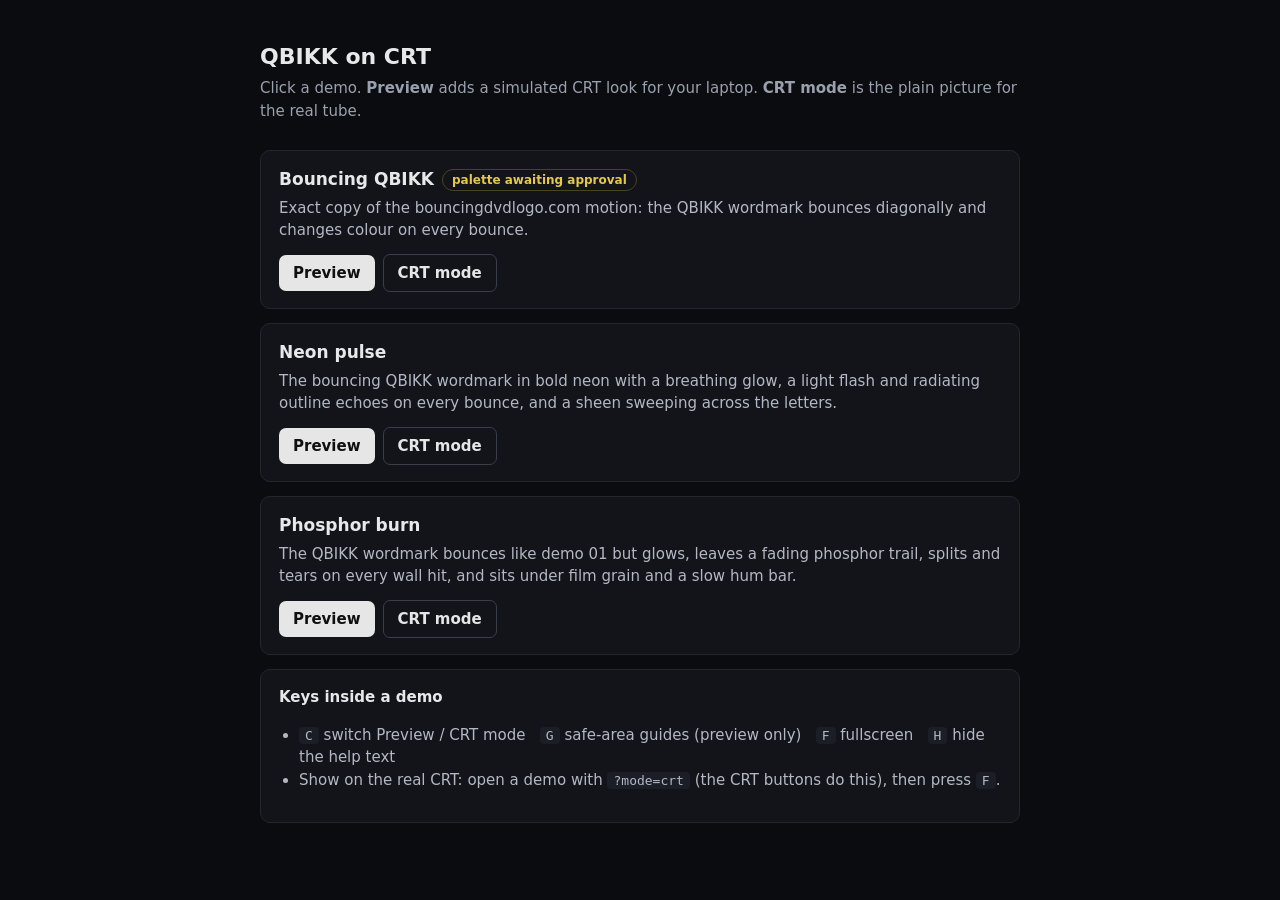
<file: crt/index.html>
<!doctype html>
<html lang="en"><head><meta charset="utf-8"><title>QBIKK CRT demos</title>
<meta name="viewport" content="width=device-width,initial-scale=1">
<style>
  body{margin:0;background:#0b0c10;color:#e8e8ea;font:15px/1.5 system-ui,sans-serif}
  main{max-width:760px;margin:0 auto;padding:40px 20px}
  h1{font-size:22px;margin:0 0 4px}.sub{color:#9aa0ae;margin:0 0 28px}
  .card{border:1px solid #23262f;border-radius:10px;padding:16px 18px;margin:0 0 14px;background:#12141a}
  .card h2{margin:0 0 4px;font-size:17px}.card p{margin:0 0 12px;color:#b4b8c4}
  .tag{display:inline-block;font-size:12px;color:#e6c84a;border:1px solid #4a4220;border-radius:99px;padding:1px 9px;margin-left:8px;vertical-align:middle}
  a.btn{display:inline-block;margin:0 8px 0 0;padding:7px 14px;border-radius:7px;text-decoration:none;font-weight:600;background:#e6e6e6;color:#101010}
  a.btn.alt{background:transparent;color:#e6e6e6;border:1px solid #3a3e4a}
  code,kbd{background:#1b1e26;border-radius:4px;padding:1px 6px;font-size:13px}
  ul{color:#b4b8c4;padding-left:20px}
</style></head>
<body><main>
<h1>QBIKK on CRT</h1>
<p class="sub">Click a demo. <b>Preview</b> adds a simulated CRT look for your laptop. <b>CRT mode</b> is the plain picture for the real tube.</p>
<div id="list"></div>
<div class="card"><b>Keys inside a demo</b>
<ul><li><kbd>C</kbd> switch Preview / CRT mode &nbsp; <kbd>G</kbd> safe-area guides (preview only) &nbsp; <kbd>F</kbd> fullscreen &nbsp; <kbd>H</kbd> hide the help text</li>
<li>Show on the real CRT: open a demo with <code>?mode=crt</code> (the CRT buttons do this), then press <kbd>F</kbd>.</li></ul></div>
</main>
<script>
fetch('demos/manifest.json').then(r=>r.json()).then(ids=>Promise.all(ids.map(id=>fetch('demos/'+id+'/demo.json').then(r=>r.ok?r.json():null).catch(()=>null)))).then(ds=>{ ds=ds.filter(Boolean);
  document.getElementById('list').innerHTML = ds.map(d=>`<div class="card"><h2>${d.title}${d.status?`<span class="tag">${d.status}</span>`:''}</h2><p>${d.description}</p>
  <a class="btn" href="demos/${d.id}/?mode=preview">Preview</a><a class="btn alt" href="demos/${d.id}/?mode=crt">CRT mode</a></div>`).join('');
});
</script></body></html>
</file>
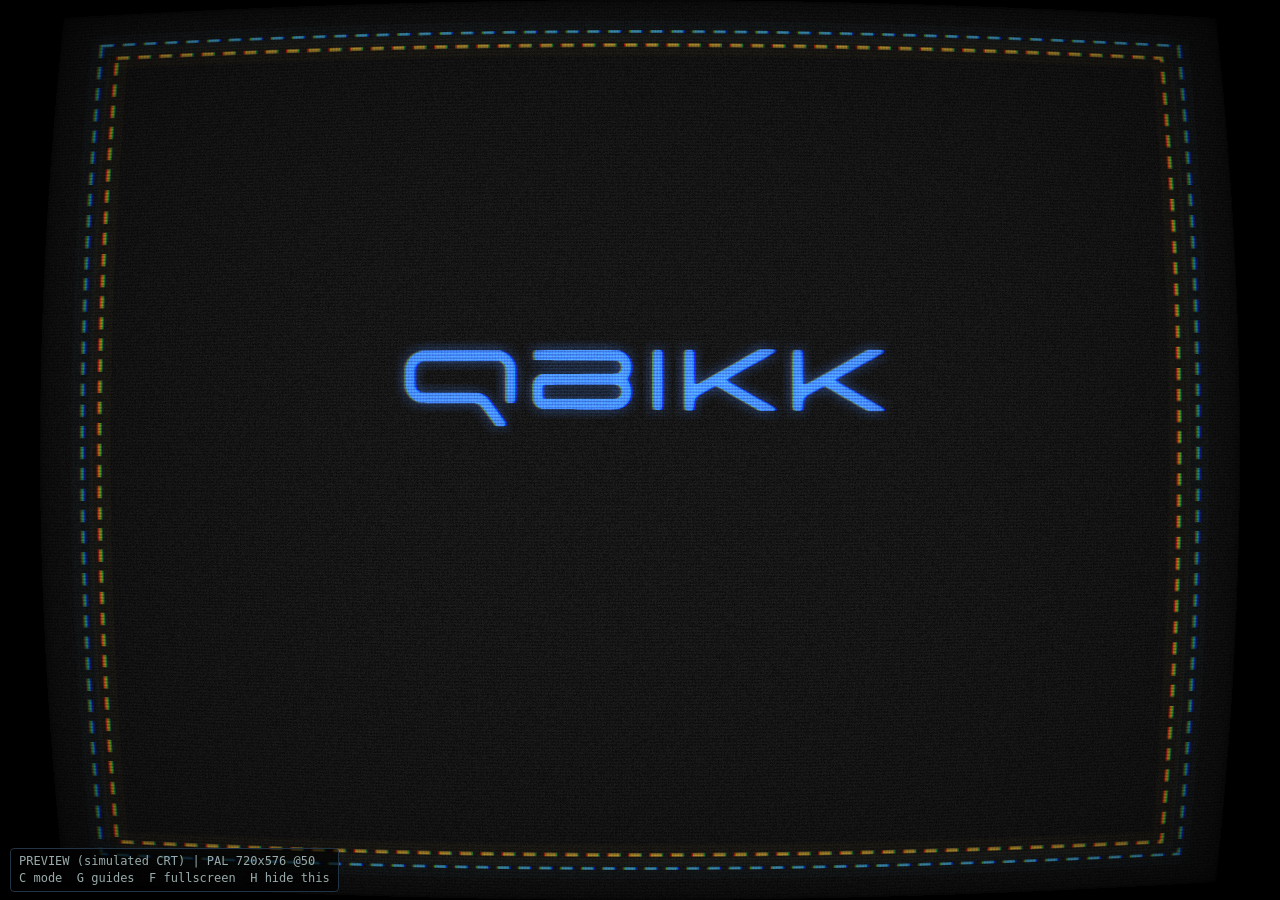
<file: crt/demos/01-bounce/index.html>
<!doctype html>
<html lang="en"><head><meta charset="utf-8"><title>QBIKK bounce</title>
<meta name="viewport" content="width=device-width,initial-scale=1">
<link rel="stylesheet" href="../../shared/crt.css"></head>
<body>
<script src="../../shared/crt-settings.js"></script>
<script src="../../shared/logo.js"></script>
<script src="../../shared/colors.js"></script>
<script src="../../shared/crt-shell.js"></script>
<script src="sim.js"></script>
<script src="bounce.js"></script>
</body></html>
</file>
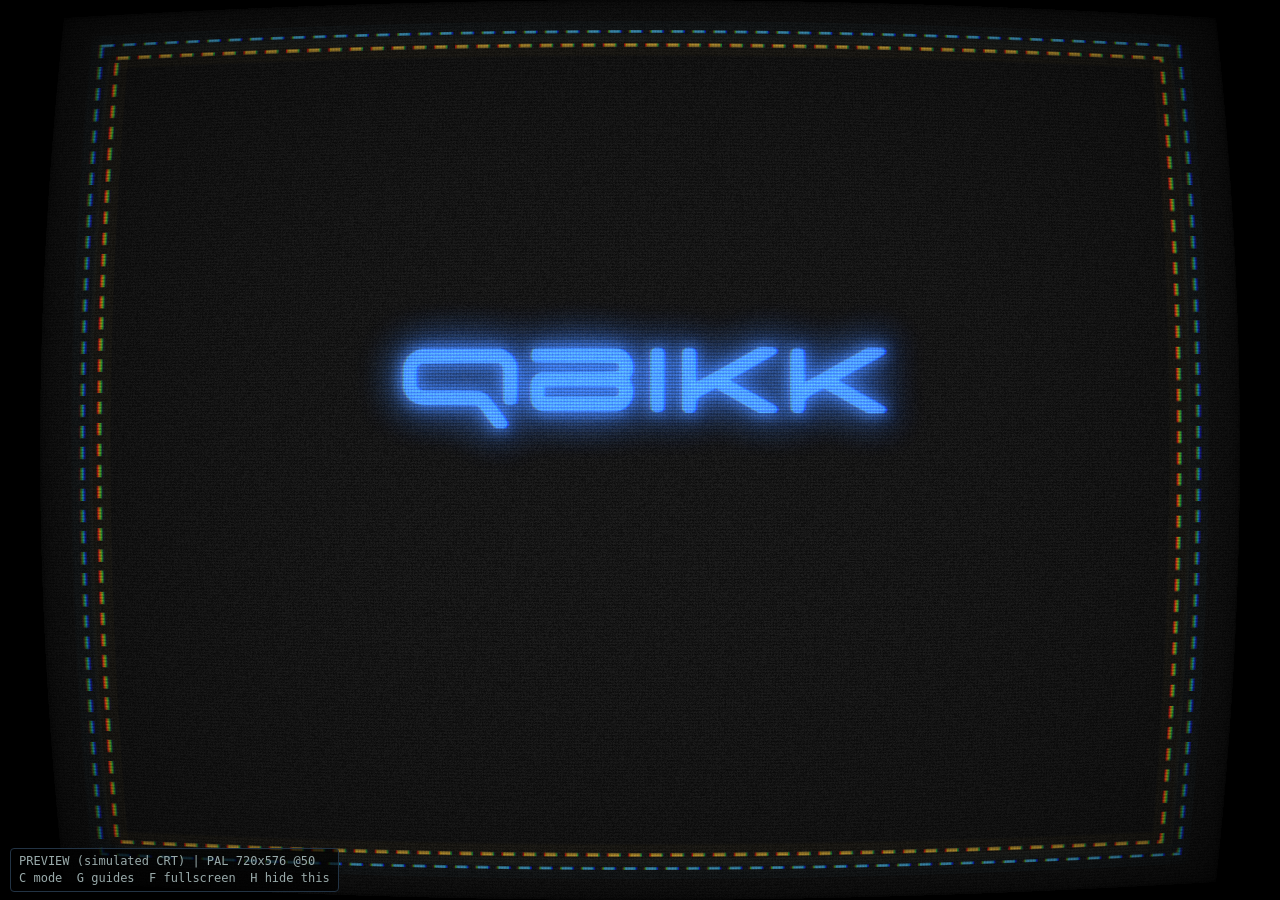
<file: crt/demos/02-neon/index.html>
<!doctype html>
<html lang="en"><head><meta charset="utf-8"><title>QBIKK neon pulse</title>
<meta name="viewport" content="width=device-width,initial-scale=1">
<link rel="stylesheet" href="../../shared/crt.css"></head>
<body>
<script src="../../shared/crt-settings.js"></script>
<script src="../../shared/logo.js"></script>
<script src="../../shared/colors.js"></script>
<script src="../../shared/crt-shell.js"></script>
<script src="../01-bounce/sim.js"></script>
<script src="neon.js"></script>
</body></html>
</file>
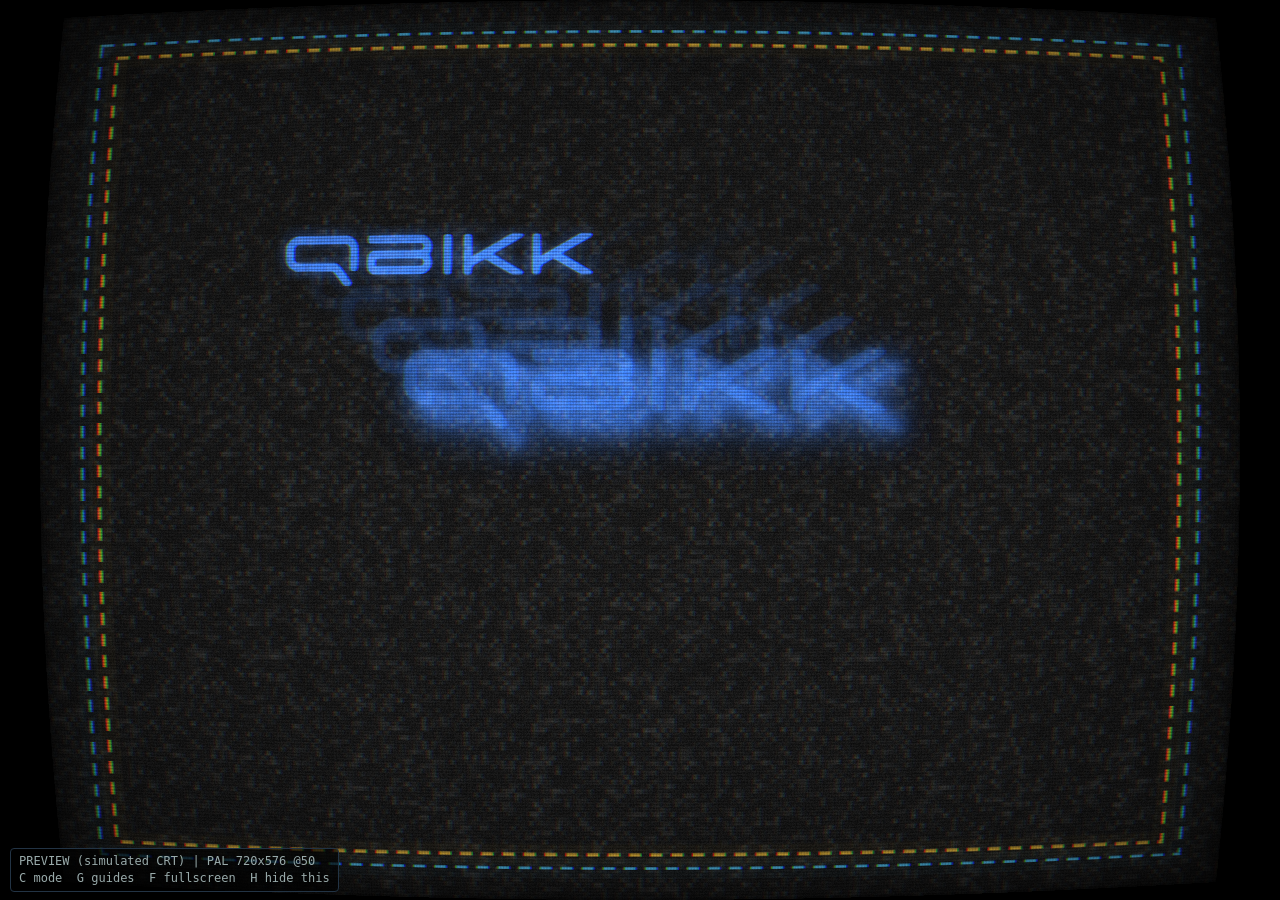
<file: crt/demos/03-phosphor/index.html>
<!doctype html>
<html lang="en"><head><meta charset="utf-8"><title>QBIKK phosphor burn</title>
<meta name="viewport" content="width=device-width,initial-scale=1">
<link rel="stylesheet" href="../../shared/crt.css"></head>
<body>
<script src="../../shared/crt-settings.js"></script>
<script src="../../shared/logo.js"></script>
<script src="../../shared/colors.js"></script>
<script src="../../shared/crt-shell.js"></script>
<script src="../01-bounce/sim.js"></script>
<script src="phosphor.js"></script>
</body></html>
</file>
<file: crt/shared/crt.css>
html, body { margin: 0; height: 100%; background: #000; overflow: hidden; }
body { font: 12px/1.4 ui-monospace, Menlo, Consolas, monospace; color: #9aa; }
#qcrt-stage { position: fixed; background: #000; }
#qcrt-stage canvas { position: absolute; inset: 0; width: 100%; height: 100%; display: block; }
#qcrt-stage #qcrt-display { display: none; }          /* ids needed: '#qcrt-stage canvas' above would otherwise win */
body.preview #qcrt-stage #qcrt-source { visibility: hidden; }
body.preview #qcrt-stage #qcrt-display { display: block; }
body.crt, body.crt * { cursor: none !important; }
#qcrt-hud { position: fixed; left: 10px; bottom: 8px; padding: 4px 8px; background: rgba(0,0,0,.65);
  border: 1px solid #234; border-radius: 4px; white-space: pre; pointer-events: none; z-index: 5; }
body.crt #qcrt-hud { display: none; }   /* nothing but the picture reaches the real CRT */
body.nohud #qcrt-hud { display: none; }
</file>
